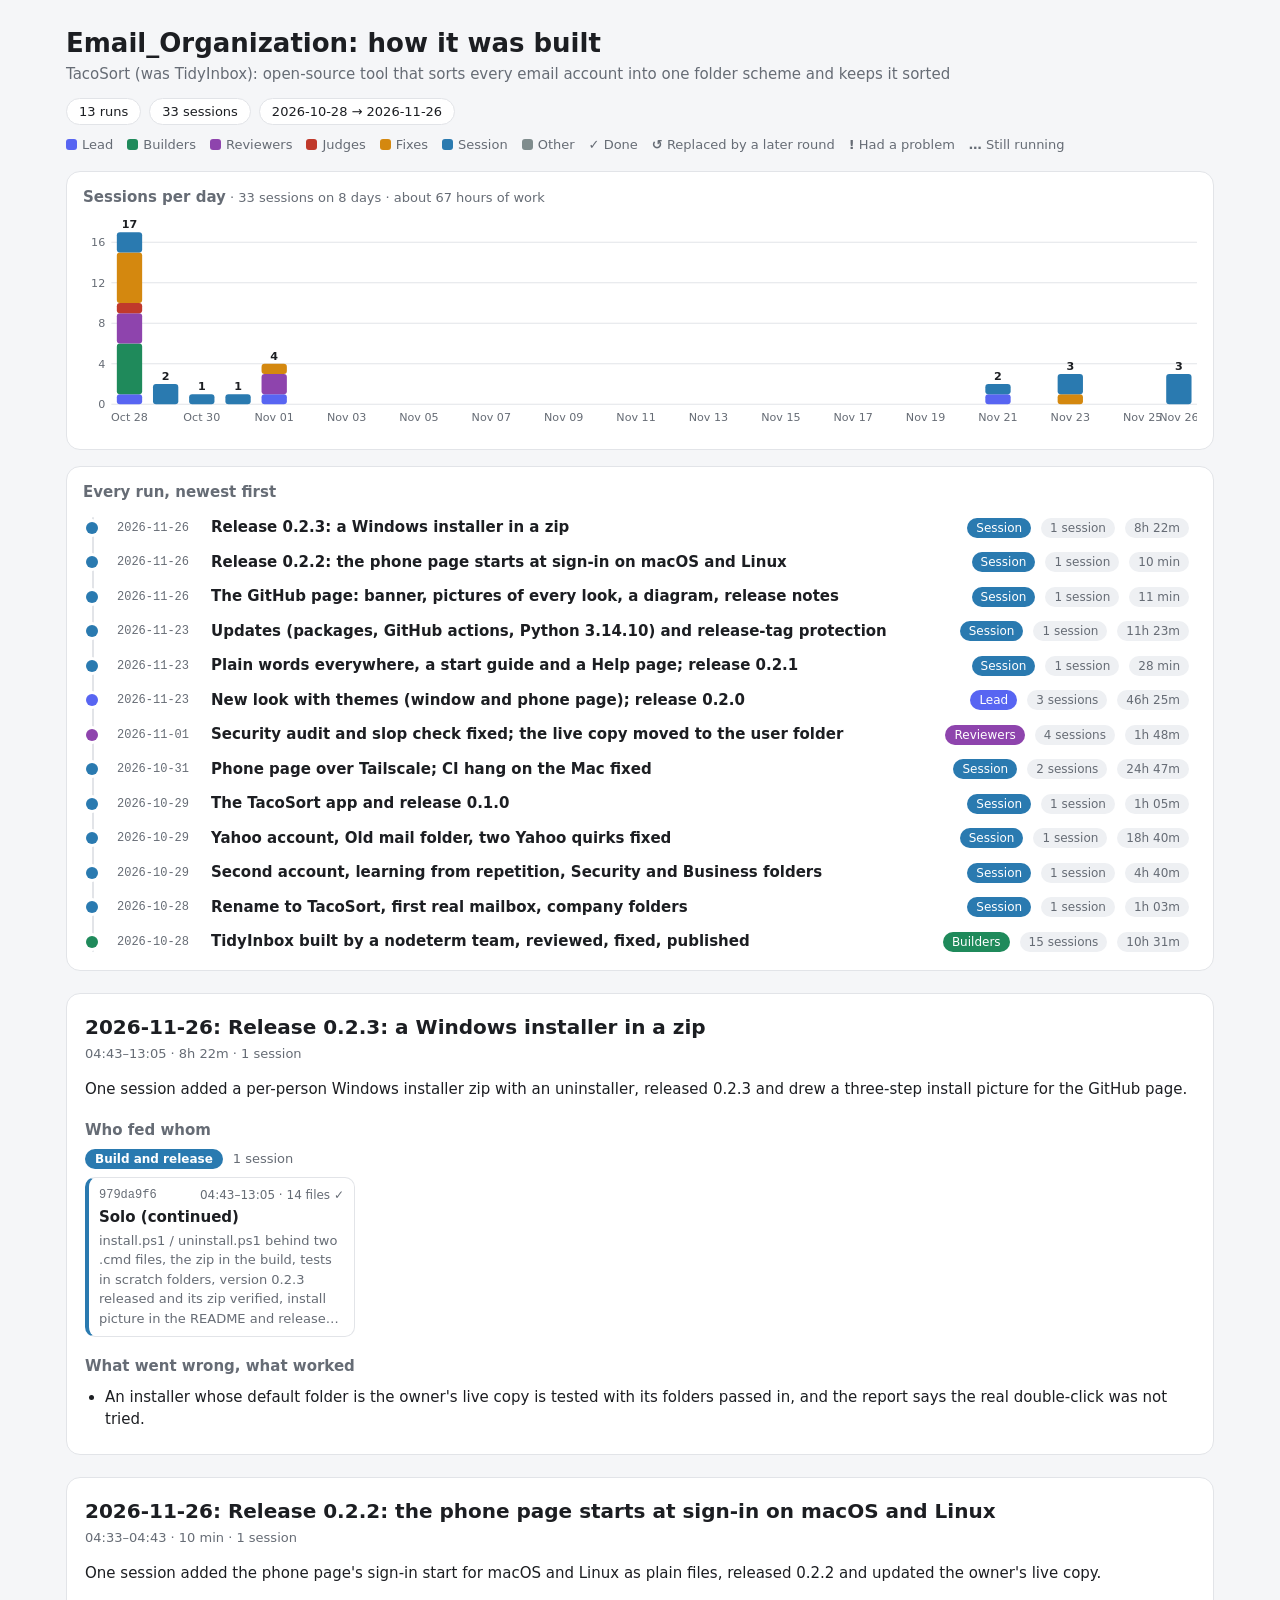
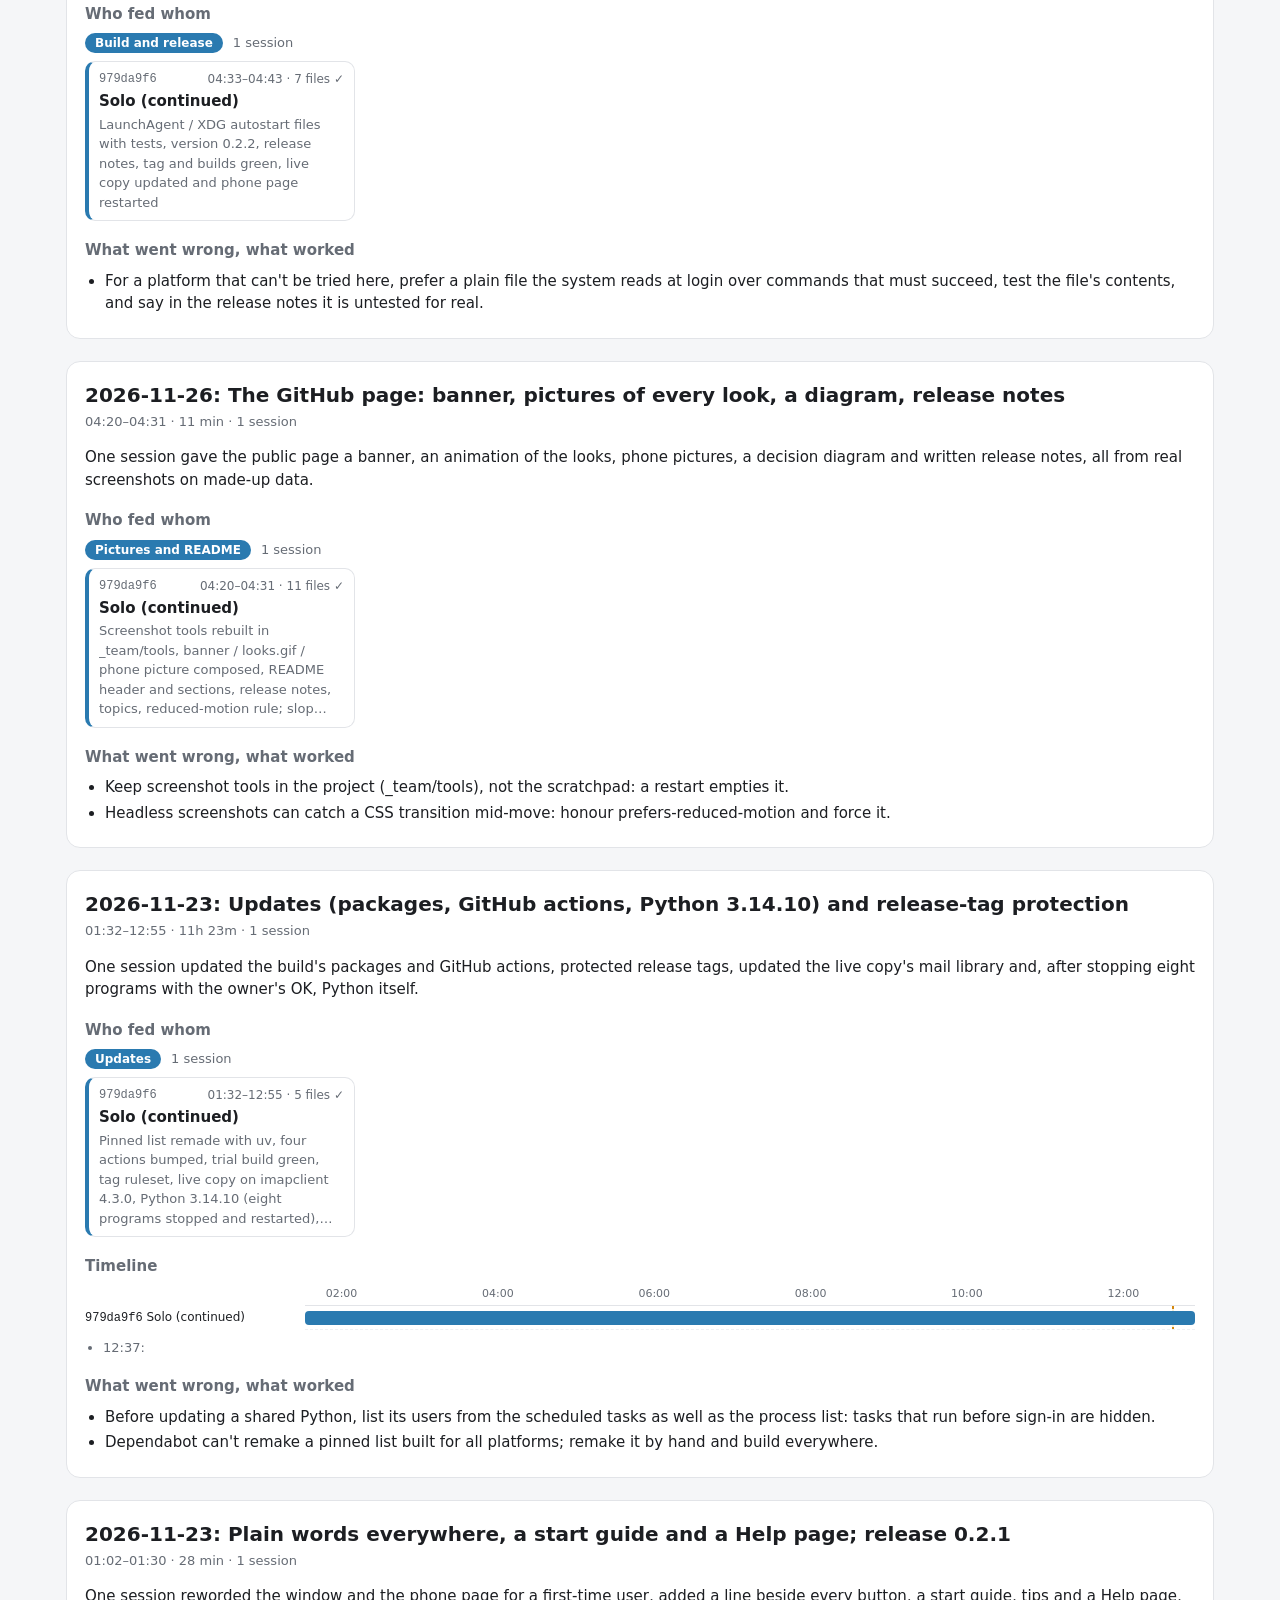
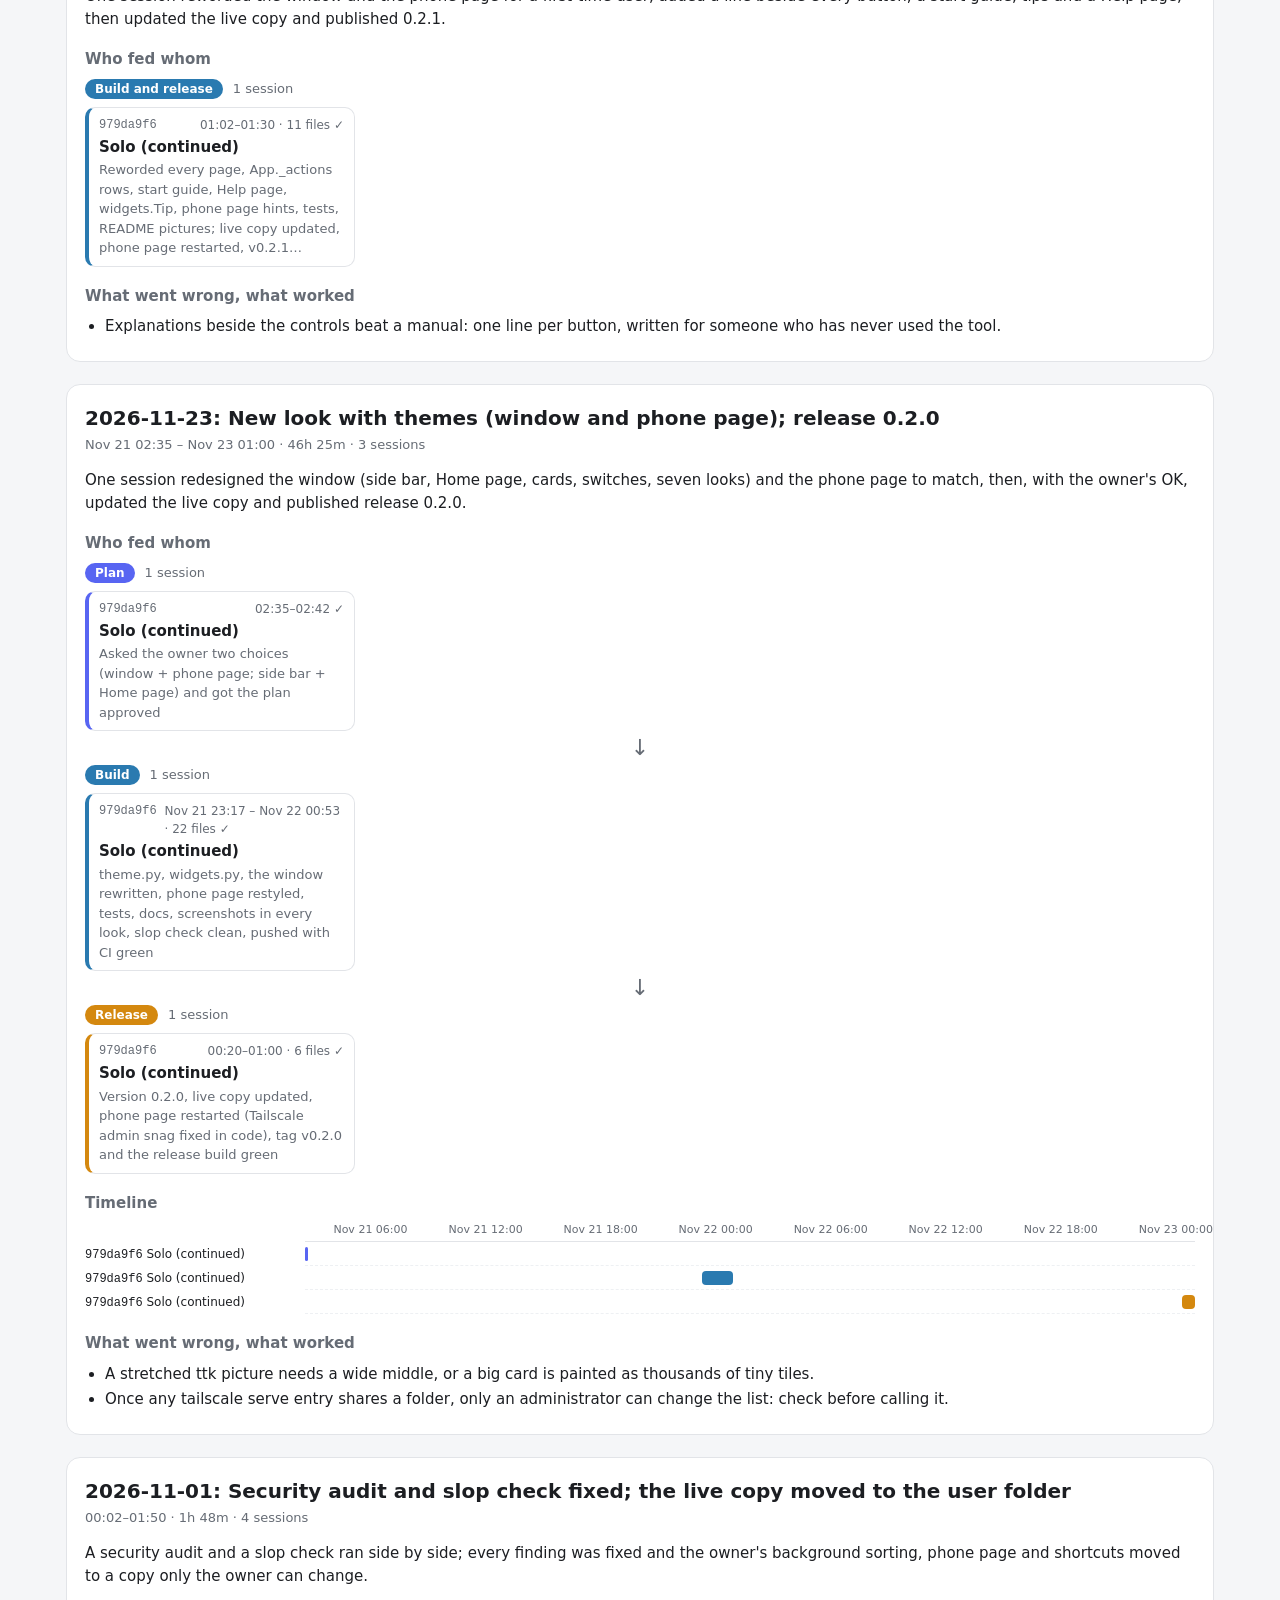
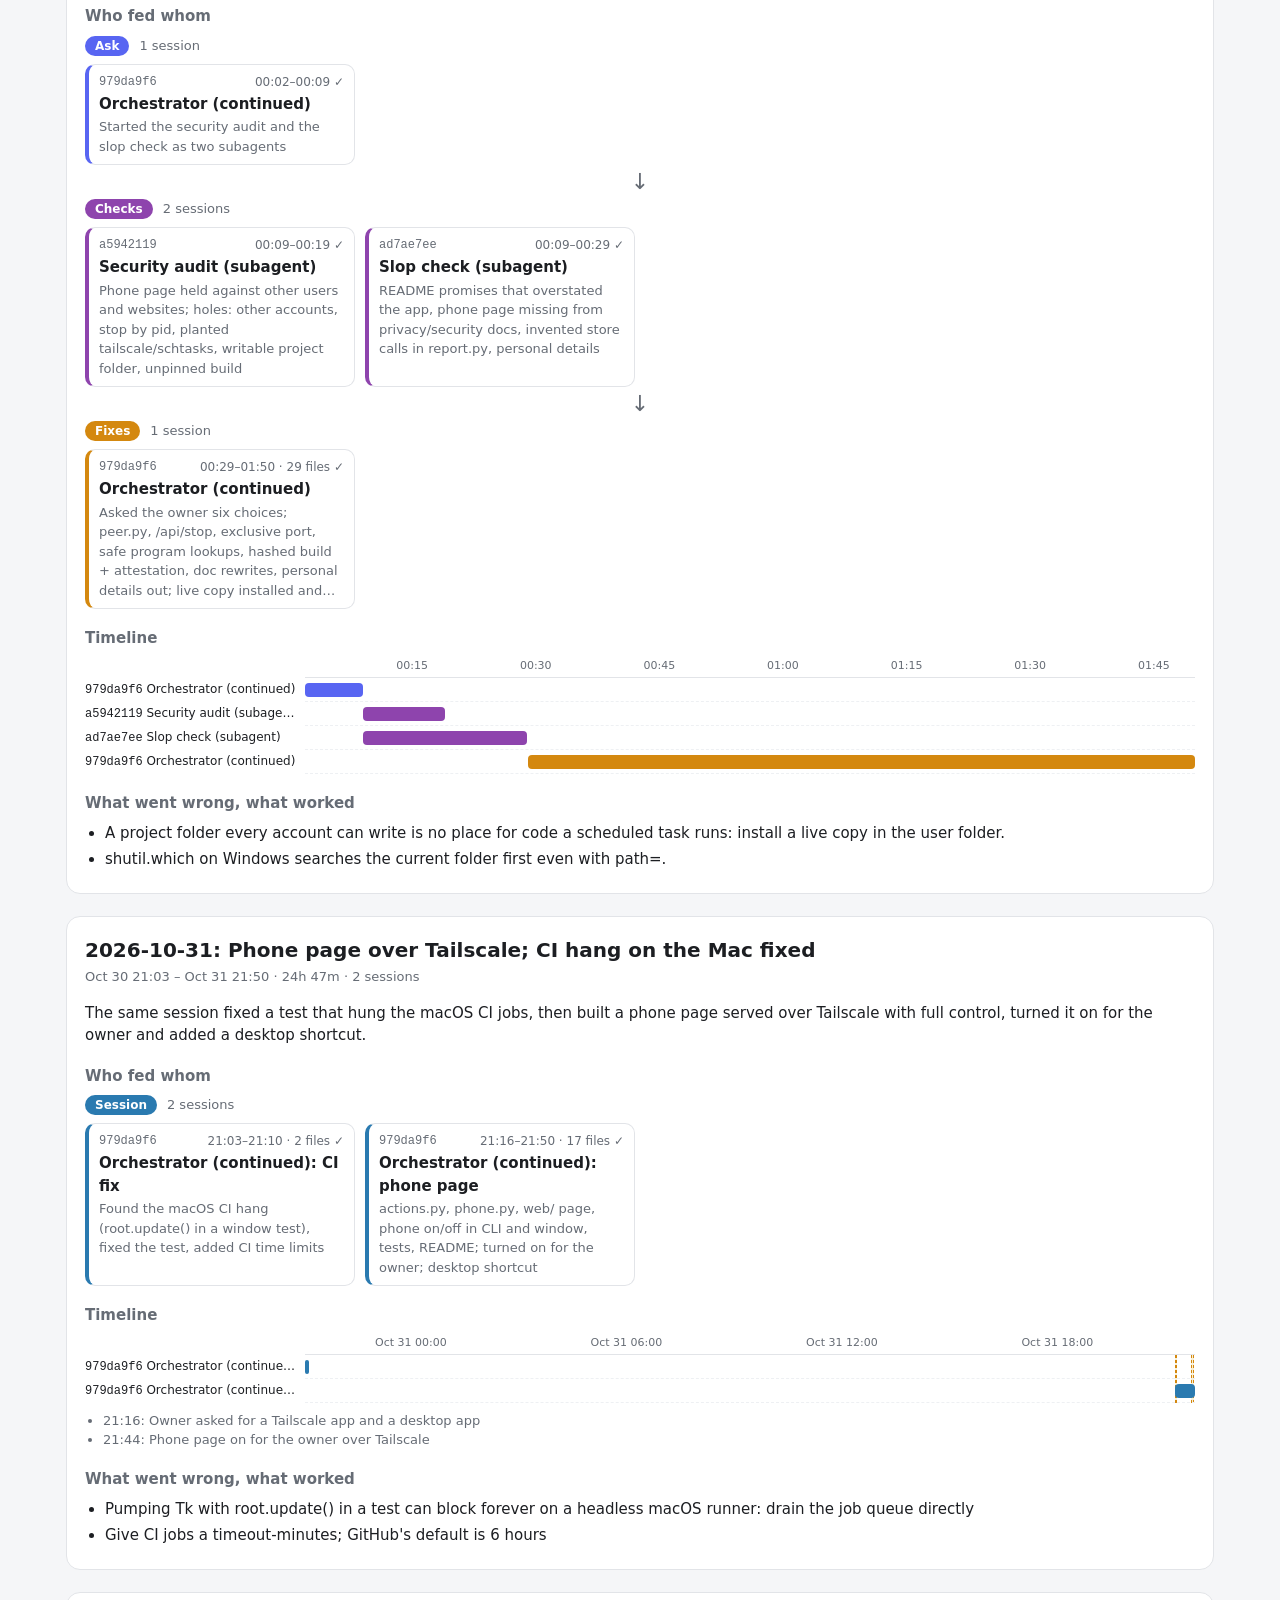
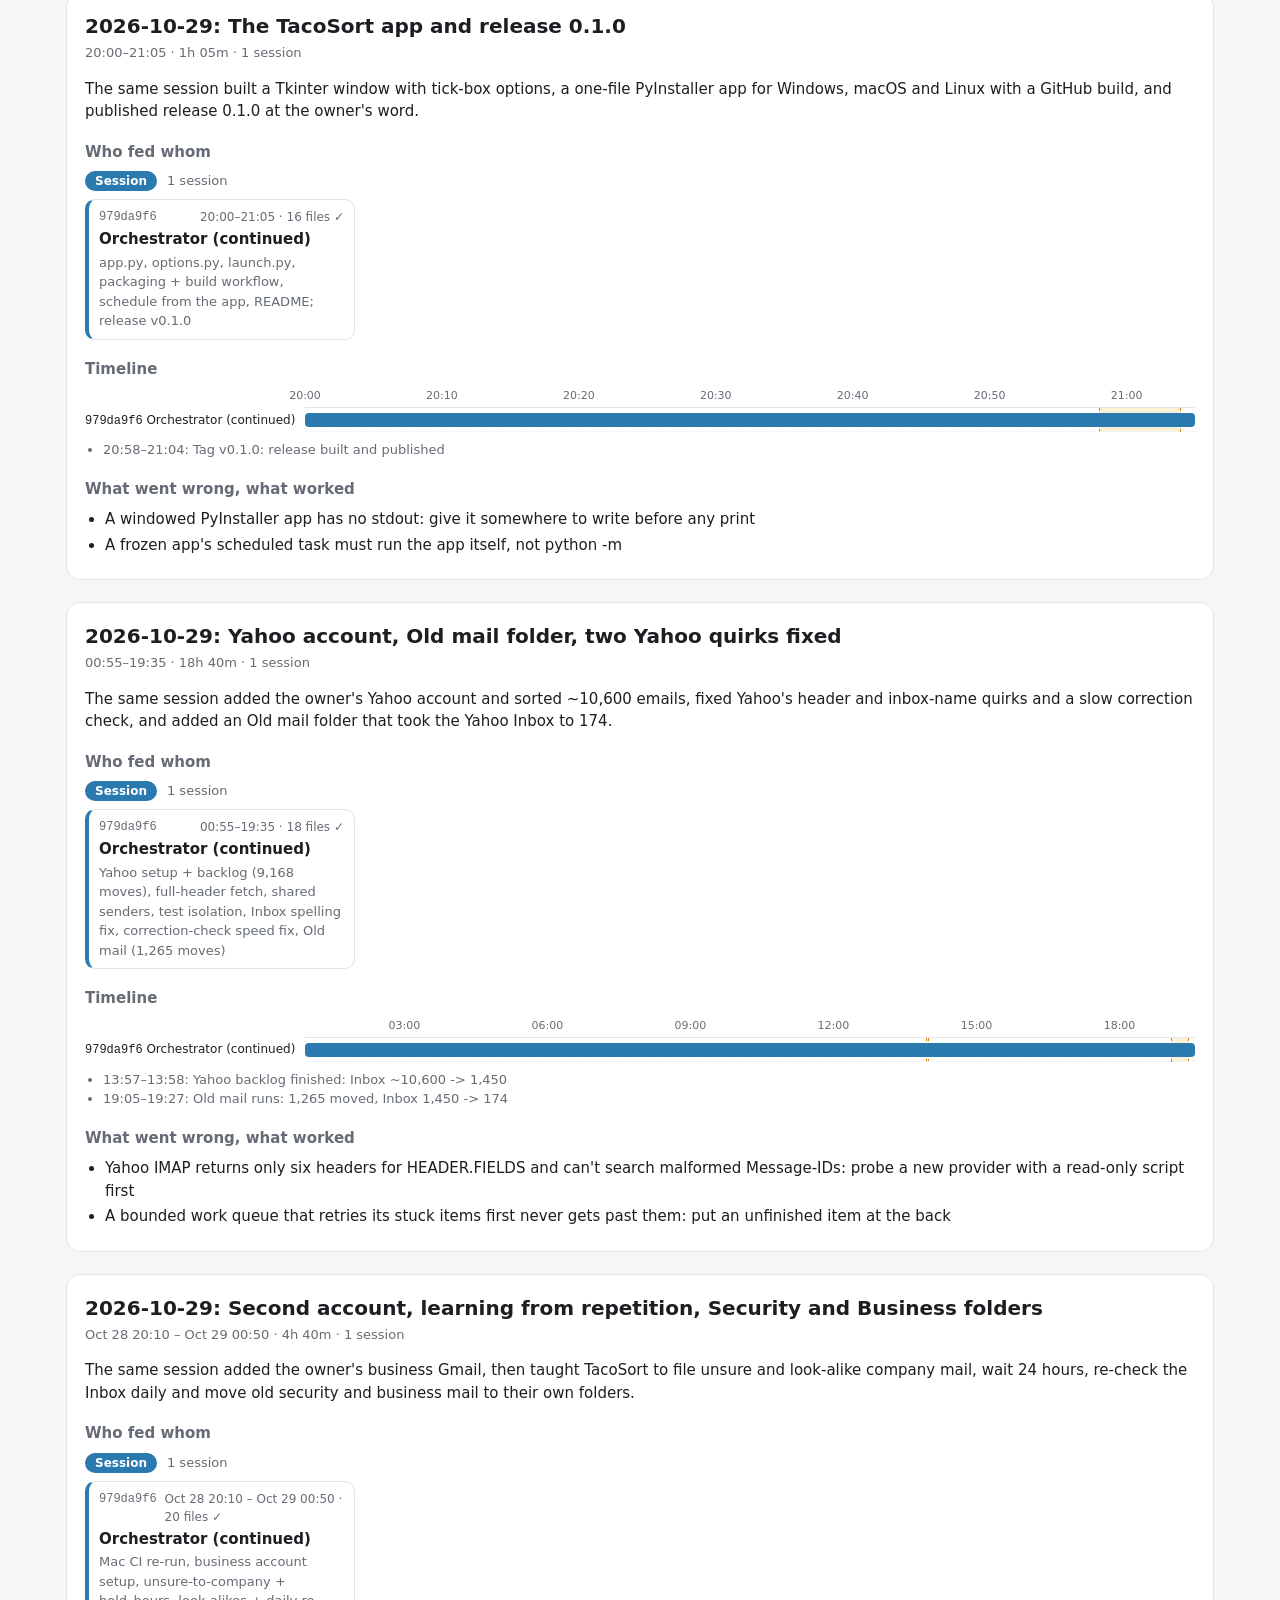
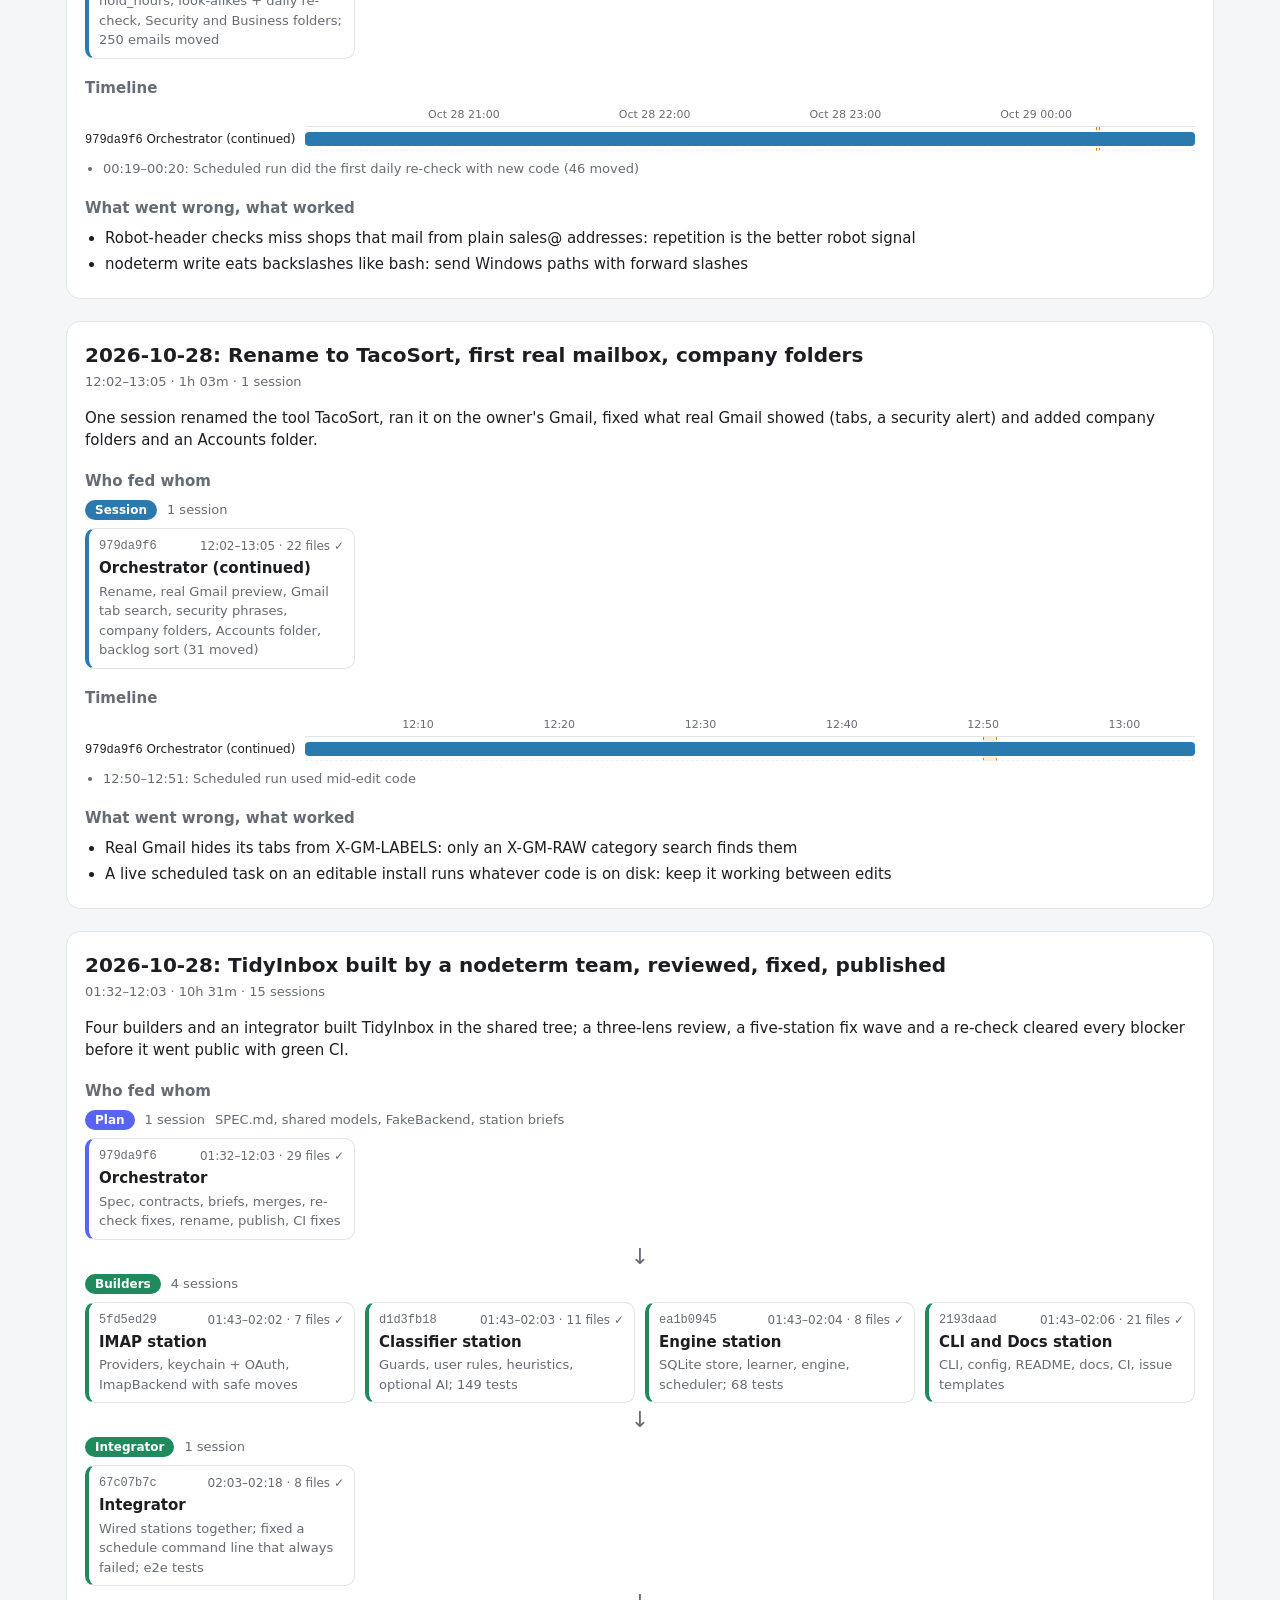
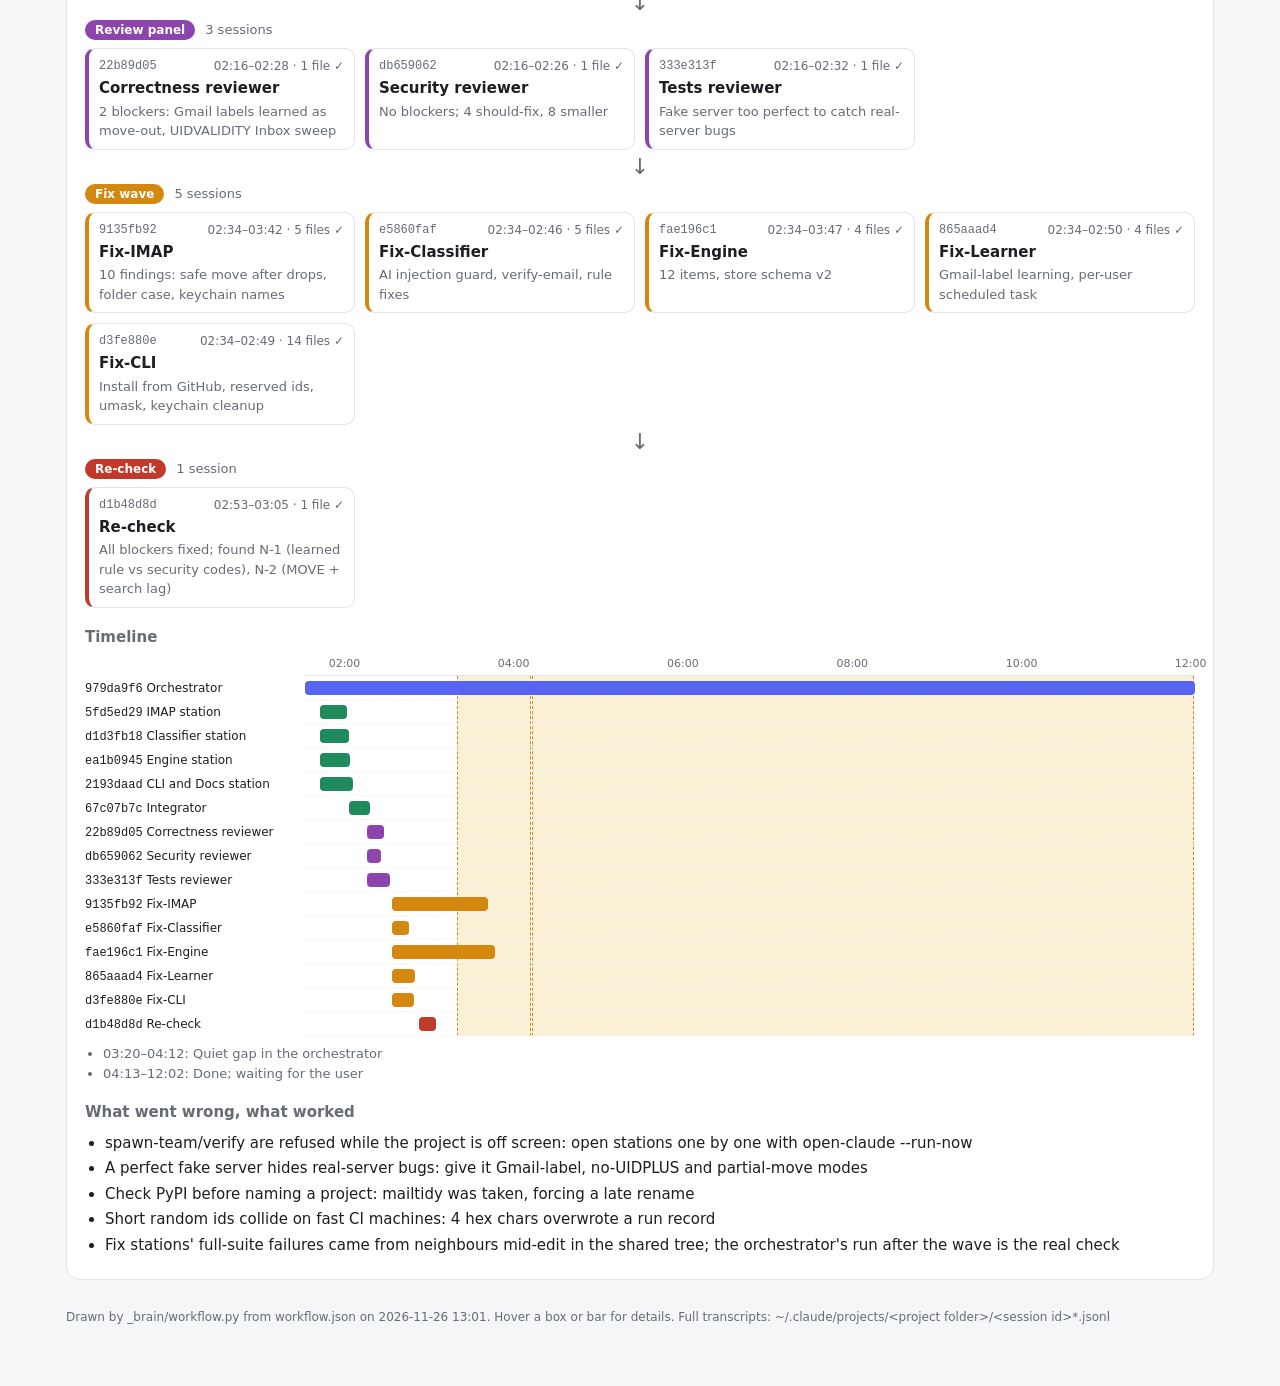
<file: WORKFLOW.html>
<!doctype html>
<html lang="en"><head><meta charset="utf-8"><meta name="viewport" content="width=device-width, initial-scale=1">
<title>Email_Organization workflow</title><style>
:root { --bg:#f5f6f8; --card:#fff; --text:#1c1e22; --muted:#666c75; --line:#e2e4e8; --soft:#eef0f3;
  --lead:#5865f2; --build:#1f8a5b; --review:#8e44ad; --judge:#c0392b; --fix:#d4880f; --solo:#2a7ab0;
  --other:#7f8c8d; --event:rgba(217,164,0,.16); }
@media (prefers-color-scheme: dark) { :root { --bg:#141518; --card:#1e2024; --text:#e7e8eb; --muted:#9aa0a8;
  --line:#30333a; --soft:#26282d; --lead:#7b86ff; --build:#3cbf86; --review:#b57ad0; --judge:#e5675a;
  --fix:#f0a53a; --solo:#55a7dd; --event:rgba(240,180,40,.14); } }
* { box-sizing:border-box; }
body { margin:0; background:var(--bg); color:var(--text); font:15px/1.5 "Segoe UI", system-ui, sans-serif; }
.wrap { max-width:1180px; margin:0 auto; padding:24px 16px 60px; }
h1 { margin:0; font-size:26px; } h2 { margin:0 0 2px; font-size:20px; } h3 { margin:18px 0 8px; font-size:15px; color:var(--muted); font-weight:600; }
.muted { color:var(--muted); } .small { font-size:13px; }
.chips { display:flex; flex-wrap:wrap; gap:8px; margin:12px 0 4px; }
.chip { background:var(--card); border:1px solid var(--line); border-radius:999px; padding:3px 12px; font-size:13px; }
.legend { display:flex; flex-wrap:wrap; gap:14px; margin:10px 0 0; font-size:13px; color:var(--muted); }
.sw { display:inline-block; width:11px; height:11px; border-radius:3px; margin-right:5px; vertical-align:-1px; }
.toc { margin:18px 0 6px; display:flex; flex-direction:column; gap:4px; }
.toc a { color:var(--text); text-decoration:none; } .toc a:hover { text-decoration:underline; }
.run { background:var(--card); border:1px solid var(--line); border-radius:14px; padding:18px 18px 20px; margin-top:22px; overflow:hidden; }
h1, h2 { overflow-wrap:anywhere; }
.stage { position:relative; }
.stage-head { display:flex; align-items:baseline; gap:10px; flex-wrap:wrap; margin-bottom:8px; }
.pill { color:#fff; border-radius:999px; padding:1px 10px; font-size:12px; font-weight:600; }
.boxes { display:grid; grid-template-columns:repeat(auto-fill, minmax(220px, 1fr)); gap:10px; }
.box { border:1px solid var(--line); border-left:4px solid var(--k); border-radius:10px; padding:8px 10px;
  background:var(--card); min-width:0; }
.box.superseded { opacity:.6; } .box.problem { border-color:var(--judge); border-left-color:var(--judge); }
.box .top { display:flex; justify-content:space-between; gap:8px; font-size:12px; color:var(--muted); }
.box .role { font-weight:600; margin:2px 0; }
.box .did { font-size:13px; color:var(--muted); display:-webkit-box; -webkit-line-clamp:5; -webkit-box-orient:vertical; overflow:hidden; }
.id { font-family:Consolas, monospace; }
.badge { font-weight:700; }
.arrow { text-align:center; color:var(--muted); font-size:22px; line-height:1; margin:6px 0; }
.gantt { position:relative; margin-top:6px; }
.axis { position:relative; height:20px; margin-left:var(--lbl); font-size:11px; color:var(--muted); border-bottom:1px solid var(--line); }
.tick { position:absolute; transform:translateX(-50%); white-space:nowrap; }
.row { display:flex; align-items:center; height:24px; }
.row .lbl { width:var(--lbl); flex:none; font-size:12px; white-space:nowrap; overflow:hidden; text-overflow:ellipsis; padding-right:8px; }
.track { position:relative; flex:1; height:100%; border-bottom:1px dashed var(--soft); }
.bar { position:absolute; top:5px; height:14px; border-radius:4px; background:var(--k); min-width:3px; }
.bar.superseded { opacity:.45; }
.band { position:absolute; top:0; bottom:0; background:var(--event); border-left:1px dashed var(--fix); border-right:1px dashed var(--fix); }
.band-wrap { position:absolute; top:20px; bottom:0; left:var(--lbl); right:0; pointer-events:none; }
.events { margin:8px 0 0; padding-left:18px; font-size:13px; color:var(--muted); }
ul.lessons { margin:4px 0 0; padding-left:20px; } ul.lessons li { margin:3px 0; }
footer { margin-top:28px; font-size:12px; color:var(--muted); }
.panel { background:var(--card); border:1px solid var(--line); border-radius:14px; padding:14px 16px 10px; margin-top:16px; }
.chart svg { width:100%; height:auto; display:block; }
.chart .lbl { font-size:11px; fill:var(--muted); } .chart .num { font-size:11px; fill:var(--text); font-weight:600; }
.chart .grid { stroke:var(--line); stroke-width:1; }
.tl { position:relative; margin:4px 0 0; padding-left:26px; }
.tl::before { content:""; position:absolute; left:9px; top:6px; bottom:6px; width:2px; background:var(--line); border-radius:2px; }
.tl a { position:relative; display:flex; align-items:center; gap:10px; flex-wrap:wrap; padding:5px 8px; margin:2px 0;
  color:var(--text); text-decoration:none; border-radius:10px; }
.tl a:hover { background:var(--soft); }
.tl .dot { position:absolute; left:-23px; top:50%; width:12px; height:12px; margin-top:-6px; border-radius:50%;
  background:var(--k); box-shadow:0 0 0 3px var(--card); }
.tl .date { font-size:12px; color:var(--muted); font-family:Consolas, monospace; min-width:84px; }
.tl .t { font-weight:600; flex:1 1 280px; min-width:0; }
.tl .tag { font-size:12px; border-radius:999px; padding:1px 9px; background:var(--soft); color:var(--muted); white-space:nowrap; }
.tl .tag.k { background:var(--k); color:#fff; }
@media (max-width:600px) { .wrap { padding:16px 12px 40px; } .run { padding:14px 12px; } :root { --lbl:110px !important; } }
</style></head>
<body><div class="wrap">
<h1>Email_Organization: how it was built</h1>
<div class="muted">TacoSort (was TidyInbox): open-source tool that sorts every email account into one folder scheme and keeps it sorted</div>
<div class="chips"><span class="chip">13 runs</span><span class="chip">33 sessions</span><span class="chip">2026-10-28 → 2026-11-26</span></div>
<div class="legend"><span><span class="sw" style="background:var(--lead)"></span>Lead</span><span><span class="sw" style="background:var(--build)"></span>Builders</span><span><span class="sw" style="background:var(--review)"></span>Reviewers</span><span><span class="sw" style="background:var(--judge)"></span>Judges</span><span><span class="sw" style="background:var(--fix)"></span>Fixes</span><span><span class="sw" style="background:var(--solo)"></span>Session</span><span><span class="sw" style="background:var(--other)"></span>Other</span><span><b>✓</b> Done</span><span><b>↺</b> Replaced by a later round</span><span><b>!</b> Had a problem</span><span><b>…</b> Still running</span></div>
<div class="panel chart"><h3 style="margin-top:0">Sessions per day<span class="muted small" style="font-weight:400"> · 33 sessions on 8 days · about 67 hours of work</span></h3><svg viewBox="0 0 1100 220" role="img" aria-label="Sessions per day"><line class="grid" x1="28" x2="1100" y1="186.0" y2="186.0"/><text class="lbl" x="22" y="190.0" text-anchor="end">0</text><line class="grid" x1="28" x2="1100" y1="146.0" y2="146.0"/><text class="lbl" x="22" y="150.0" text-anchor="end">4</text><line class="grid" x1="28" x2="1100" y1="106.0" y2="106.0"/><text class="lbl" x="22" y="110.0" text-anchor="end">8</text><line class="grid" x1="28" x2="1100" y1="66.0" y2="66.0"/><text class="lbl" x="22" y="70.0" text-anchor="end">12</text><line class="grid" x1="28" x2="1100" y1="26.0" y2="26.0"/><text class="lbl" x="22" y="30.0" text-anchor="end">16</text><rect x="33.4" y="176.0" width="25.0" height="10.0" rx="3" fill="var(--lead)"><title>2026-10-28: 1 lead</title></rect><rect x="33.4" y="126.0" width="25.0" height="50.0" rx="3" fill="var(--build)"><title>2026-10-28: 5 builders</title></rect><rect x="33.4" y="96.0" width="25.0" height="30.0" rx="3" fill="var(--review)"><title>2026-10-28: 3 reviewers</title></rect><rect x="33.4" y="86.0" width="25.0" height="10.0" rx="3" fill="var(--judge)"><title>2026-10-28: 1 judges</title></rect><rect x="33.4" y="36.0" width="25.0" height="50.0" rx="3" fill="var(--fix)"><title>2026-10-28: 5 fixes</title></rect><rect x="33.4" y="16.0" width="25.0" height="20.0" rx="3" fill="var(--solo)"><title>2026-10-28: 2 session</title></rect><text class="num" x="45.9" y="12.0" text-anchor="middle">17</text><text class="lbl" x="45.9" y="202" text-anchor="middle">Oct 28</text><rect x="69.1" y="166.0" width="25.0" height="20.0" rx="3" fill="var(--solo)"><title>2026-10-29: 2 session</title></rect><text class="num" x="81.6" y="162.0" text-anchor="middle">2</text><rect x="104.8" y="176.0" width="25.0" height="10.0" rx="3" fill="var(--solo)"><title>2026-10-30: 1 session</title></rect><text class="num" x="117.3" y="172.0" text-anchor="middle">1</text><text class="lbl" x="117.3" y="202" text-anchor="middle">Oct 30</text><rect x="140.6" y="176.0" width="25.0" height="10.0" rx="3" fill="var(--solo)"><title>2026-10-31: 1 session</title></rect><text class="num" x="153.1" y="172.0" text-anchor="middle">1</text><rect x="176.3" y="176.0" width="25.0" height="10.0" rx="3" fill="var(--lead)"><title>2026-11-01: 1 lead</title></rect><rect x="176.3" y="156.0" width="25.0" height="20.0" rx="3" fill="var(--review)"><title>2026-11-01: 2 reviewers</title></rect><rect x="176.3" y="146.0" width="25.0" height="10.0" rx="3" fill="var(--fix)"><title>2026-11-01: 1 fixes</title></rect><text class="num" x="188.8" y="142.0" text-anchor="middle">4</text><text class="lbl" x="188.8" y="202" text-anchor="middle">Nov 01</text><text class="lbl" x="260.3" y="202" text-anchor="middle">Nov 03</text><text class="lbl" x="331.7" y="202" text-anchor="middle">Nov 05</text><text class="lbl" x="403.2" y="202" text-anchor="middle">Nov 07</text><text class="lbl" x="474.7" y="202" text-anchor="middle">Nov 09</text><text class="lbl" x="546.1" y="202" text-anchor="middle">Nov 11</text><text class="lbl" x="617.6" y="202" text-anchor="middle">Nov 13</text><text class="lbl" x="689.1" y="202" text-anchor="middle">Nov 15</text><text class="lbl" x="760.5" y="202" text-anchor="middle">Nov 17</text><text class="lbl" x="832.0" y="202" text-anchor="middle">Nov 19</text><rect x="891.0" y="176.0" width="25.0" height="10.0" rx="3" fill="var(--lead)"><title>2026-11-21: 1 lead</title></rect><rect x="891.0" y="166.0" width="25.0" height="10.0" rx="3" fill="var(--solo)"><title>2026-11-21: 1 session</title></rect><text class="num" x="903.5" y="162.0" text-anchor="middle">2</text><text class="lbl" x="903.5" y="202" text-anchor="middle">Nov 21</text><rect x="962.4" y="176.0" width="25.0" height="10.0" rx="3" fill="var(--fix)"><title>2026-11-23: 1 fixes</title></rect><rect x="962.4" y="156.0" width="25.0" height="20.0" rx="3" fill="var(--solo)"><title>2026-11-23: 2 session</title></rect><text class="num" x="974.9" y="152.0" text-anchor="middle">3</text><text class="lbl" x="974.9" y="202" text-anchor="middle">Nov 23</text><text class="lbl" x="1046.4" y="202" text-anchor="middle">Nov 25</text><rect x="1069.6" y="156.0" width="25.0" height="30.0" rx="3" fill="var(--solo)"><title>2026-11-26: 3 session</title></rect><text class="num" x="1082.1" y="152.0" text-anchor="middle">3</text><text class="lbl" x="1082.1" y="202" text-anchor="middle">Nov 26</text></svg></div>
<div class="panel"><h3 style="margin-top:0">Every run, newest first</h3><nav class="tl"><a href="#run0" style="--k:var(--solo)"><span class="dot"></span><span class="date">2026-11-26</span><span class="t">Release 0.2.3: a Windows installer in a zip</span><span class="tag k">Session</span><span class="tag">1 session</span><span class="tag">8h 22m</span></a><a href="#run1" style="--k:var(--solo)"><span class="dot"></span><span class="date">2026-11-26</span><span class="t">Release 0.2.2: the phone page starts at sign-in on macOS and Linux</span><span class="tag k">Session</span><span class="tag">1 session</span><span class="tag">10 min</span></a><a href="#run2" style="--k:var(--solo)"><span class="dot"></span><span class="date">2026-11-26</span><span class="t">The GitHub page: banner, pictures of every look, a diagram, release notes</span><span class="tag k">Session</span><span class="tag">1 session</span><span class="tag">11 min</span></a><a href="#run3" style="--k:var(--solo)"><span class="dot"></span><span class="date">2026-11-23</span><span class="t">Updates (packages, GitHub actions, Python 3.14.10) and release-tag protection</span><span class="tag k">Session</span><span class="tag">1 session</span><span class="tag">11h 23m</span></a><a href="#run4" style="--k:var(--solo)"><span class="dot"></span><span class="date">2026-11-23</span><span class="t">Plain words everywhere, a start guide and a Help page; release 0.2.1</span><span class="tag k">Session</span><span class="tag">1 session</span><span class="tag">28 min</span></a><a href="#run5" style="--k:var(--lead)"><span class="dot"></span><span class="date">2026-11-23</span><span class="t">New look with themes (window and phone page); release 0.2.0</span><span class="tag k">Lead</span><span class="tag">3 sessions</span><span class="tag">46h 25m</span></a><a href="#run6" style="--k:var(--review)"><span class="dot"></span><span class="date">2026-11-01</span><span class="t">Security audit and slop check fixed; the live copy moved to the user folder</span><span class="tag k">Reviewers</span><span class="tag">4 sessions</span><span class="tag">1h 48m</span></a><a href="#run7" style="--k:var(--solo)"><span class="dot"></span><span class="date">2026-10-31</span><span class="t">Phone page over Tailscale; CI hang on the Mac fixed</span><span class="tag k">Session</span><span class="tag">2 sessions</span><span class="tag">24h 47m</span></a><a href="#run8" style="--k:var(--solo)"><span class="dot"></span><span class="date">2026-10-29</span><span class="t">The TacoSort app and release 0.1.0</span><span class="tag k">Session</span><span class="tag">1 session</span><span class="tag">1h 05m</span></a><a href="#run9" style="--k:var(--solo)"><span class="dot"></span><span class="date">2026-10-29</span><span class="t">Yahoo account, Old mail folder, two Yahoo quirks fixed</span><span class="tag k">Session</span><span class="tag">1 session</span><span class="tag">18h 40m</span></a><a href="#run10" style="--k:var(--solo)"><span class="dot"></span><span class="date">2026-10-29</span><span class="t">Second account, learning from repetition, Security and Business folders</span><span class="tag k">Session</span><span class="tag">1 session</span><span class="tag">4h 40m</span></a><a href="#run11" style="--k:var(--solo)"><span class="dot"></span><span class="date">2026-10-28</span><span class="t">Rename to TacoSort, first real mailbox, company folders</span><span class="tag k">Session</span><span class="tag">1 session</span><span class="tag">1h 03m</span></a><a href="#run12" style="--k:var(--build)"><span class="dot"></span><span class="date">2026-10-28</span><span class="t">TidyInbox built by a nodeterm team, reviewed, fixed, published</span><span class="tag k">Builders</span><span class="tag">15 sessions</span><span class="tag">10h 31m</span></a></nav></div>
<section class="run" id="run0"><h2>2026-11-26: Release 0.2.3: a Windows installer in a zip</h2><div class="muted small">04:43–13:05 · 8h 22m · 1 session</div><p>One session added a per-person Windows installer zip with an uninstaller, released 0.2.3 and drew a three-step install picture for the GitHub page.</p><h3>Who fed whom</h3><div class="stage"><div class="stage-head"><span class="pill" style="background:var(--solo)">Build and release</span><span class="muted small">1 session</span></div><div class="boxes"><div class="box done" style="--k:var(--solo)" title="install.ps1 / uninstall.ps1 behind two .cmd files, the zip in the build, tests in scratch folders, version 0.2.3 released and its zip verified, install picture in the README and release notes"><div class="top"><span class="id">979da9f6</span><span>04:43–13:05 · 14 files <span class="badge" title="Done">✓</span></span></div><div class="role">Solo (continued)</div><div class="did">install.ps1 / uninstall.ps1 behind two .cmd files, the zip in the build, tests in scratch folders, version 0.2.3 released and its zip verified, install picture in the README and release notes</div></div></div></div><h3>What went wrong, what worked</h3><ul class="lessons"><li>An installer whose default folder is the owner&#x27;s live copy is tested with its folders passed in, and the report says the real double-click was not tried.</li></ul></section><section class="run" id="run1"><h2>2026-11-26: Release 0.2.2: the phone page starts at sign-in on macOS and Linux</h2><div class="muted small">04:33–04:43 · 10 min · 1 session</div><p>One session added the phone page&#x27;s sign-in start for macOS and Linux as plain files, released 0.2.2 and updated the owner&#x27;s live copy.</p><h3>Who fed whom</h3><div class="stage"><div class="stage-head"><span class="pill" style="background:var(--solo)">Build and release</span><span class="muted small">1 session</span></div><div class="boxes"><div class="box done" style="--k:var(--solo)" title="LaunchAgent / XDG autostart files with tests, version 0.2.2, release notes, tag and builds green, live copy updated and phone page restarted"><div class="top"><span class="id">979da9f6</span><span>04:33–04:43 · 7 files <span class="badge" title="Done">✓</span></span></div><div class="role">Solo (continued)</div><div class="did">LaunchAgent / XDG autostart files with tests, version 0.2.2, release notes, tag and builds green, live copy updated and phone page restarted</div></div></div></div><h3>What went wrong, what worked</h3><ul class="lessons"><li>For a platform that can&#x27;t be tried here, prefer a plain file the system reads at login over commands that must succeed, test the file&#x27;s contents, and say in the release notes it is untested for real.</li></ul></section><section class="run" id="run2"><h2>2026-11-26: The GitHub page: banner, pictures of every look, a diagram, release notes</h2><div class="muted small">04:20–04:31 · 11 min · 1 session</div><p>One session gave the public page a banner, an animation of the looks, phone pictures, a decision diagram and written release notes, all from real screenshots on made-up data.</p><h3>Who fed whom</h3><div class="stage"><div class="stage-head"><span class="pill" style="background:var(--solo)">Pictures and README</span><span class="muted small">1 session</span></div><div class="boxes"><div class="box done" style="--k:var(--solo)" title="Screenshot tools rebuilt in _team/tools, banner / looks.gif / phone picture composed, README header and sections, release notes, topics, reduced-motion rule; slop check fixed 3 badges"><div class="top"><span class="id">979da9f6</span><span>04:20–04:31 · 11 files <span class="badge" title="Done">✓</span></span></div><div class="role">Solo (continued)</div><div class="did">Screenshot tools rebuilt in _team/tools, banner / looks.gif / phone picture composed, README header and sections, release notes, topics, reduced-motion rule; slop check fixed 3 badges</div></div></div></div><h3>What went wrong, what worked</h3><ul class="lessons"><li>Keep screenshot tools in the project (_team/tools), not the scratchpad: a restart empties it.</li><li>Headless screenshots can catch a CSS transition mid-move: honour prefers-reduced-motion and force it.</li></ul></section><section class="run" id="run3"><h2>2026-11-23: Updates (packages, GitHub actions, Python 3.14.10) and release-tag protection</h2><div class="muted small">01:32–12:55 · 11h 23m · 1 session</div><p>One session updated the build&#x27;s packages and GitHub actions, protected release tags, updated the live copy&#x27;s mail library and, after stopping eight programs with the owner&#x27;s OK, Python itself.</p><h3>Who fed whom</h3><div class="stage"><div class="stage-head"><span class="pill" style="background:var(--solo)">Updates</span><span class="muted small">1 session</span></div><div class="boxes"><div class="box done" style="--k:var(--solo)" title="Pinned list remade with uv, four actions bumped, trial build green, tag ruleset, live copy on imapclient 4.3.0, Python 3.14.10 (eight programs stopped and restarted), server and Tailscale app updates at the owner&#x27;s request"><div class="top"><span class="id">979da9f6</span><span>01:32–12:55 · 5 files <span class="badge" title="Done">✓</span></span></div><div class="role">Solo (continued)</div><div class="did">Pinned list remade with uv, four actions bumped, trial build green, tag ruleset, live copy on imapclient 4.3.0, Python 3.14.10 (eight programs stopped and restarted), server and Tailscale app updates at the owner&#x27;s request</div></div></div></div><h3>Timeline</h3><div class="gantt" style="--lbl:220px"><div class="axis"><span class="tick" style="left:4.10%">02:00</span><span class="tick" style="left:21.67%">04:00</span><span class="tick" style="left:39.24%">06:00</span><span class="tick" style="left:56.81%">08:00</span><span class="tick" style="left:74.38%">10:00</span><span class="tick" style="left:91.95%">12:00</span></div><div class="band-wrap"><div class="band" style="left:97.36%;width:0.30%" title=""></div></div><div class="row"><div class="lbl" title="979da9f6 · Solo (continued) · 01:32–12:55 (11h 23m)"><span class="id">979da9f6</span> Solo (continued)</div><div class="track"><div class="bar done" style="--k:var(--solo);left:0.00%;width:100.00%" title="979da9f6 · Solo (continued) · 01:32–12:55 (11h 23m)"></div></div></div></div><ul class="events"><li>12:37: </li></ul><h3>What went wrong, what worked</h3><ul class="lessons"><li>Before updating a shared Python, list its users from the scheduled tasks as well as the process list: tasks that run before sign-in are hidden.</li><li>Dependabot can&#x27;t remake a pinned list built for all platforms; remake it by hand and build everywhere.</li></ul></section><section class="run" id="run4"><h2>2026-11-23: Plain words everywhere, a start guide and a Help page; release 0.2.1</h2><div class="muted small">01:02–01:30 · 28 min · 1 session</div><p>One session reworded the window and the phone page for a first-time user, added a line beside every button, a start guide, tips and a Help page, then updated the live copy and published 0.2.1.</p><h3>Who fed whom</h3><div class="stage"><div class="stage-head"><span class="pill" style="background:var(--solo)">Build and release</span><span class="muted small">1 session</span></div><div class="boxes"><div class="box done" style="--k:var(--solo)" title="Reworded every page, App._actions rows, start guide, Help page, widgets.Tip, phone page hints, tests, README pictures; live copy updated, phone page restarted, v0.2.1 released"><div class="top"><span class="id">979da9f6</span><span>01:02–01:30 · 11 files <span class="badge" title="Done">✓</span></span></div><div class="role">Solo (continued)</div><div class="did">Reworded every page, App._actions rows, start guide, Help page, widgets.Tip, phone page hints, tests, README pictures; live copy updated, phone page restarted, v0.2.1 released</div></div></div></div><h3>What went wrong, what worked</h3><ul class="lessons"><li>Explanations beside the controls beat a manual: one line per button, written for someone who has never used the tool.</li></ul></section><section class="run" id="run5"><h2>2026-11-23: New look with themes (window and phone page); release 0.2.0</h2><div class="muted small">Nov 21 02:35 – Nov 23 01:00 · 46h 25m · 3 sessions</div><p>One session redesigned the window (side bar, Home page, cards, switches, seven looks) and the phone page to match, then, with the owner&#x27;s OK, updated the live copy and published release 0.2.0.</p><h3>Who fed whom</h3><div class="stage"><div class="stage-head"><span class="pill" style="background:var(--lead)">Plan</span><span class="muted small">1 session</span></div><div class="boxes"><div class="box done" style="--k:var(--lead)" title="Asked the owner two choices (window + phone page; side bar + Home page) and got the plan approved"><div class="top"><span class="id">979da9f6</span><span>02:35–02:42 <span class="badge" title="Done">✓</span></span></div><div class="role">Solo (continued)</div><div class="did">Asked the owner two choices (window + phone page; side bar + Home page) and got the plan approved</div></div></div></div><div class="arrow">↓</div><div class="stage"><div class="stage-head"><span class="pill" style="background:var(--solo)">Build</span><span class="muted small">1 session</span></div><div class="boxes"><div class="box done" style="--k:var(--solo)" title="theme.py, widgets.py, the window rewritten, phone page restyled, tests, docs, screenshots in every look, slop check clean, pushed with CI green"><div class="top"><span class="id">979da9f6</span><span>Nov 21 23:17 – Nov 22 00:53 · 22 files <span class="badge" title="Done">✓</span></span></div><div class="role">Solo (continued)</div><div class="did">theme.py, widgets.py, the window rewritten, phone page restyled, tests, docs, screenshots in every look, slop check clean, pushed with CI green</div></div></div></div><div class="arrow">↓</div><div class="stage"><div class="stage-head"><span class="pill" style="background:var(--fix)">Release</span><span class="muted small">1 session</span></div><div class="boxes"><div class="box done" style="--k:var(--fix)" title="Version 0.2.0, live copy updated, phone page restarted (Tailscale admin snag fixed in code), tag v0.2.0 and the release build green"><div class="top"><span class="id">979da9f6</span><span>00:20–01:00 · 6 files <span class="badge" title="Done">✓</span></span></div><div class="role">Solo (continued)</div><div class="did">Version 0.2.0, live copy updated, phone page restarted (Tailscale admin snag fixed in code), tag v0.2.0 and the release build green</div></div></div></div><h3>Timeline</h3><div class="gantt" style="--lbl:220px"><div class="axis"><span class="tick" style="left:7.36%">Nov 21 06:00</span><span class="tick" style="left:20.29%">Nov 21 12:00</span><span class="tick" style="left:33.21%">Nov 21 18:00</span><span class="tick" style="left:46.14%">Nov 22 00:00</span><span class="tick" style="left:59.07%">Nov 22 06:00</span><span class="tick" style="left:71.99%">Nov 22 12:00</span><span class="tick" style="left:84.92%">Nov 22 18:00</span><span class="tick" style="left:97.85%">Nov 23 00:00</span></div><div class="band-wrap"></div><div class="row"><div class="lbl" title="979da9f6 · Solo (continued) · 02:35–02:42 (7 min)"><span class="id">979da9f6</span> Solo (continued)</div><div class="track"><div class="bar done" style="--k:var(--lead);left:0.00%;width:0.25%" title="979da9f6 · Solo (continued) · 02:35–02:42 (7 min)"></div></div></div><div class="row"><div class="lbl" title="979da9f6 · Solo (continued) · Nov 21 23:17 – Nov 22 00:53 (1h 36m)"><span class="id">979da9f6</span> Solo (continued)</div><div class="track"><div class="bar done" style="--k:var(--solo);left:44.60%;width:3.45%" title="979da9f6 · Solo (continued) · Nov 21 23:17 – Nov 22 00:53 (1h 36m)"></div></div></div><div class="row"><div class="lbl" title="979da9f6 · Solo (continued) · 00:20–01:00 (40 min)"><span class="id">979da9f6</span> Solo (continued)</div><div class="track"><div class="bar done" style="--k:var(--fix);left:98.56%;width:1.44%" title="979da9f6 · Solo (continued) · 00:20–01:00 (40 min)"></div></div></div></div><h3>What went wrong, what worked</h3><ul class="lessons"><li>A stretched ttk picture needs a wide middle, or a big card is painted as thousands of tiny tiles.</li><li>Once any tailscale serve entry shares a folder, only an administrator can change the list: check before calling it.</li></ul></section><section class="run" id="run6"><h2>2026-11-01: Security audit and slop check fixed; the live copy moved to the user folder</h2><div class="muted small">00:02–01:50 · 1h 48m · 4 sessions</div><p>A security audit and a slop check ran side by side; every finding was fixed and the owner&#x27;s background sorting, phone page and shortcuts moved to a copy only the owner can change.</p><h3>Who fed whom</h3><div class="stage"><div class="stage-head"><span class="pill" style="background:var(--lead)">Ask</span><span class="muted small">1 session</span></div><div class="boxes"><div class="box done" style="--k:var(--lead)" title="Started the security audit and the slop check as two subagents"><div class="top"><span class="id">979da9f6</span><span>00:02–00:09 <span class="badge" title="Done">✓</span></span></div><div class="role">Orchestrator (continued)</div><div class="did">Started the security audit and the slop check as two subagents</div></div></div></div><div class="arrow">↓</div><div class="stage"><div class="stage-head"><span class="pill" style="background:var(--review)">Checks</span><span class="muted small">2 sessions</span></div><div class="boxes"><div class="box done" style="--k:var(--review)" title="Phone page held against other users and websites; holes: other accounts, stop by pid, planted tailscale/schtasks, writable project folder, unpinned build"><div class="top"><span class="id">a5942119</span><span>00:09–00:19 <span class="badge" title="Done">✓</span></span></div><div class="role">Security audit (subagent)</div><div class="did">Phone page held against other users and websites; holes: other accounts, stop by pid, planted tailscale/schtasks, writable project folder, unpinned build</div></div><div class="box done" style="--k:var(--review)" title="README promises that overstated the app, phone page missing from privacy/security docs, invented store calls in report.py, personal details"><div class="top"><span class="id">ad7ae7ee</span><span>00:09–00:29 <span class="badge" title="Done">✓</span></span></div><div class="role">Slop check (subagent)</div><div class="did">README promises that overstated the app, phone page missing from privacy/security docs, invented store calls in report.py, personal details</div></div></div></div><div class="arrow">↓</div><div class="stage"><div class="stage-head"><span class="pill" style="background:var(--fix)">Fixes</span><span class="muted small">1 session</span></div><div class="boxes"><div class="box done" style="--k:var(--fix)" title="Asked the owner six choices; peer.py, /api/stop, exclusive port, safe program lookups, hashed build + attestation, doc rewrites, personal details out; live copy installed and switched over, verified through Tailscale"><div class="top"><span class="id">979da9f6</span><span>00:29–01:50 · 29 files <span class="badge" title="Done">✓</span></span></div><div class="role">Orchestrator (continued)</div><div class="did">Asked the owner six choices; peer.py, /api/stop, exclusive port, safe program lookups, hashed build + attestation, doc rewrites, personal details out; live copy installed and switched over, verified through Tailscale</div></div></div></div><h3>Timeline</h3><div class="gantt" style="--lbl:220px"><div class="axis"><span class="tick" style="left:12.04%">00:15</span><span class="tick" style="left:25.93%">00:30</span><span class="tick" style="left:39.81%">00:45</span><span class="tick" style="left:53.70%">01:00</span><span class="tick" style="left:67.59%">01:15</span><span class="tick" style="left:81.48%">01:30</span><span class="tick" style="left:95.37%">01:45</span></div><div class="band-wrap"></div><div class="row"><div class="lbl" title="979da9f6 · Orchestrator (continued) · 00:02–00:09 (7 min)"><span class="id">979da9f6</span> Orchestrator (continued)</div><div class="track"><div class="bar done" style="--k:var(--lead);left:0.00%;width:6.48%" title="979da9f6 · Orchestrator (continued) · 00:02–00:09 (7 min)"></div></div></div><div class="row"><div class="lbl" title="a5942119 · Security audit (subagent) · 00:09–00:19 (10 min)"><span class="id">a5942119</span> Security audit (subagent)</div><div class="track"><div class="bar done" style="--k:var(--review);left:6.48%;width:9.26%" title="a5942119 · Security audit (subagent) · 00:09–00:19 (10 min)"></div></div></div><div class="row"><div class="lbl" title="ad7ae7ee · Slop check (subagent) · 00:09–00:29 (20 min)"><span class="id">ad7ae7ee</span> Slop check (subagent)</div><div class="track"><div class="bar done" style="--k:var(--review);left:6.48%;width:18.52%" title="ad7ae7ee · Slop check (subagent) · 00:09–00:29 (20 min)"></div></div></div><div class="row"><div class="lbl" title="979da9f6 · Orchestrator (continued) · 00:29–01:50 (1h 21m)"><span class="id">979da9f6</span> Orchestrator (continued)</div><div class="track"><div class="bar done" style="--k:var(--fix);left:25.00%;width:75.00%" title="979da9f6 · Orchestrator (continued) · 00:29–01:50 (1h 21m)"></div></div></div></div><h3>What went wrong, what worked</h3><ul class="lessons"><li>A project folder every account can write is no place for code a scheduled task runs: install a live copy in the user folder.</li><li>shutil.which on Windows searches the current folder first even with path=.</li></ul></section><section class="run" id="run7"><h2>2026-10-31: Phone page over Tailscale; CI hang on the Mac fixed</h2><div class="muted small">Oct 30 21:03 – Oct 31 21:50 · 24h 47m · 2 sessions</div><p>The same session fixed a test that hung the macOS CI jobs, then built a phone page served over Tailscale with full control, turned it on for the owner and added a desktop shortcut.</p><h3>Who fed whom</h3><div class="stage"><div class="stage-head"><span class="pill" style="background:var(--solo)">Session</span><span class="muted small">2 sessions</span></div><div class="boxes"><div class="box done" style="--k:var(--solo)" title="Found the macOS CI hang (root.update() in a window test), fixed the test, added CI time limits"><div class="top"><span class="id">979da9f6</span><span>21:03–21:10 · 2 files <span class="badge" title="Done">✓</span></span></div><div class="role">Orchestrator (continued): CI fix</div><div class="did">Found the macOS CI hang (root.update() in a window test), fixed the test, added CI time limits</div></div><div class="box done" style="--k:var(--solo)" title="actions.py, phone.py, web/ page, phone on/off in CLI and window, tests, README; turned on for the owner; desktop shortcut"><div class="top"><span class="id">979da9f6</span><span>21:16–21:50 · 17 files <span class="badge" title="Done">✓</span></span></div><div class="role">Orchestrator (continued): phone page</div><div class="did">actions.py, phone.py, web/ page, phone on/off in CLI and window, tests, README; turned on for the owner; desktop shortcut</div></div></div></div><h3>Timeline</h3><div class="gantt" style="--lbl:220px"><div class="axis"><span class="tick" style="left:11.90%">Oct 31 00:00</span><span class="tick" style="left:36.11%">Oct 31 06:00</span><span class="tick" style="left:60.32%">Oct 31 12:00</span><span class="tick" style="left:84.53%">Oct 31 18:00</span></div><div class="band-wrap"><div class="band" style="left:97.71%;width:0.30%" title="Owner asked for a Tailscale app and a desktop app"></div><div class="band" style="left:99.60%;width:0.30%" title="Phone page on for the owner over Tailscale"></div></div><div class="row"><div class="lbl" title="979da9f6 · Orchestrator (continued): CI fix · 21:03–21:10 (7 min)"><span class="id">979da9f6</span> Orchestrator (continued): CI fix</div><div class="track"><div class="bar done" style="--k:var(--solo);left:0.00%;width:0.47%" title="979da9f6 · Orchestrator (continued): CI fix · 21:03–21:10 (7 min)"></div></div></div><div class="row"><div class="lbl" title="979da9f6 · Orchestrator (continued): phone page · 21:16–21:50 (34 min)"><span class="id">979da9f6</span> Orchestrator (continued): phone page</div><div class="track"><div class="bar done" style="--k:var(--solo);left:97.71%;width:2.29%" title="979da9f6 · Orchestrator (continued): phone page · 21:16–21:50 (34 min)"></div></div></div></div><ul class="events"><li>21:16: Owner asked for a Tailscale app and a desktop app</li><li>21:44: Phone page on for the owner over Tailscale</li></ul><h3>What went wrong, what worked</h3><ul class="lessons"><li>Pumping Tk with root.update() in a test can block forever on a headless macOS runner: drain the job queue directly</li><li>Give CI jobs a timeout-minutes; GitHub&#x27;s default is 6 hours</li></ul></section><section class="run" id="run8"><h2>2026-10-29: The TacoSort app and release 0.1.0</h2><div class="muted small">20:00–21:05 · 1h 05m · 1 session</div><p>The same session built a Tkinter window with tick-box options, a one-file PyInstaller app for Windows, macOS and Linux with a GitHub build, and published release 0.1.0 at the owner&#x27;s word.</p><h3>Who fed whom</h3><div class="stage"><div class="stage-head"><span class="pill" style="background:var(--solo)">Session</span><span class="muted small">1 session</span></div><div class="boxes"><div class="box done" style="--k:var(--solo)" title="app.py, options.py, launch.py, packaging + build workflow, schedule from the app, README; release v0.1.0"><div class="top"><span class="id">979da9f6</span><span>20:00–21:05 · 16 files <span class="badge" title="Done">✓</span></span></div><div class="role">Orchestrator (continued)</div><div class="did">app.py, options.py, launch.py, packaging + build workflow, schedule from the app, README; release v0.1.0</div></div></div></div><h3>Timeline</h3><div class="gantt" style="--lbl:220px"><div class="axis"><span class="tick" style="left:0.00%">20:00</span><span class="tick" style="left:15.38%">20:10</span><span class="tick" style="left:30.77%">20:20</span><span class="tick" style="left:46.15%">20:30</span><span class="tick" style="left:61.54%">20:40</span><span class="tick" style="left:76.92%">20:50</span><span class="tick" style="left:92.31%">21:00</span></div><div class="band-wrap"><div class="band" style="left:89.23%;width:9.23%" title="Tag v0.1.0: release built and published"></div></div><div class="row"><div class="lbl" title="979da9f6 · Orchestrator (continued) · 20:00–21:05 (1h 05m)"><span class="id">979da9f6</span> Orchestrator (continued)</div><div class="track"><div class="bar done" style="--k:var(--solo);left:0.00%;width:100.00%" title="979da9f6 · Orchestrator (continued) · 20:00–21:05 (1h 05m)"></div></div></div></div><ul class="events"><li>20:58–21:04: Tag v0.1.0: release built and published</li></ul><h3>What went wrong, what worked</h3><ul class="lessons"><li>A windowed PyInstaller app has no stdout: give it somewhere to write before any print</li><li>A frozen app&#x27;s scheduled task must run the app itself, not python -m</li></ul></section><section class="run" id="run9"><h2>2026-10-29: Yahoo account, Old mail folder, two Yahoo quirks fixed</h2><div class="muted small">00:55–19:35 · 18h 40m · 1 session</div><p>The same session added the owner&#x27;s Yahoo account and sorted ~10,600 emails, fixed Yahoo&#x27;s header and inbox-name quirks and a slow correction check, and added an Old mail folder that took the Yahoo Inbox to 174.</p><h3>Who fed whom</h3><div class="stage"><div class="stage-head"><span class="pill" style="background:var(--solo)">Session</span><span class="muted small">1 session</span></div><div class="boxes"><div class="box done" style="--k:var(--solo)" title="Yahoo setup + backlog (9,168 moves), full-header fetch, shared senders, test isolation, Inbox spelling fix, correction-check speed fix, Old mail (1,265 moves)"><div class="top"><span class="id">979da9f6</span><span>00:55–19:35 · 18 files <span class="badge" title="Done">✓</span></span></div><div class="role">Orchestrator (continued)</div><div class="did">Yahoo setup + backlog (9,168 moves), full-header fetch, shared senders, test isolation, Inbox spelling fix, correction-check speed fix, Old mail (1,265 moves)</div></div></div></div><h3>Timeline</h3><div class="gantt" style="--lbl:220px"><div class="axis"><span class="tick" style="left:11.16%">03:00</span><span class="tick" style="left:27.23%">06:00</span><span class="tick" style="left:43.30%">09:00</span><span class="tick" style="left:59.38%">12:00</span><span class="tick" style="left:75.45%">15:00</span><span class="tick" style="left:91.52%">18:00</span></div><div class="band-wrap"><div class="band" style="left:69.82%;width:0.30%" title="Yahoo backlog finished: Inbox ~10,600 -&gt; 1,450"></div><div class="band" style="left:97.32%;width:1.96%" title="Old mail runs: 1,265 moved, Inbox 1,450 -&gt; 174"></div></div><div class="row"><div class="lbl" title="979da9f6 · Orchestrator (continued) · 00:55–19:35 (18h 40m)"><span class="id">979da9f6</span> Orchestrator (continued)</div><div class="track"><div class="bar done" style="--k:var(--solo);left:0.00%;width:100.00%" title="979da9f6 · Orchestrator (continued) · 00:55–19:35 (18h 40m)"></div></div></div></div><ul class="events"><li>13:57–13:58: Yahoo backlog finished: Inbox ~10,600 -&gt; 1,450</li><li>19:05–19:27: Old mail runs: 1,265 moved, Inbox 1,450 -&gt; 174</li></ul><h3>What went wrong, what worked</h3><ul class="lessons"><li>Yahoo IMAP returns only six headers for HEADER.FIELDS and can&#x27;t search malformed Message-IDs: probe a new provider with a read-only script first</li><li>A bounded work queue that retries its stuck items first never gets past them: put an unfinished item at the back</li></ul></section><section class="run" id="run10"><h2>2026-10-29: Second account, learning from repetition, Security and Business folders</h2><div class="muted small">Oct 28 20:10 – Oct 29 00:50 · 4h 40m · 1 session</div><p>The same session added the owner&#x27;s business Gmail, then taught TacoSort to file unsure and look-alike company mail, wait 24 hours, re-check the Inbox daily and move old security and business mail to their own folders.</p><h3>Who fed whom</h3><div class="stage"><div class="stage-head"><span class="pill" style="background:var(--solo)">Session</span><span class="muted small">1 session</span></div><div class="boxes"><div class="box done" style="--k:var(--solo)" title="Mac CI re-run, business account setup, unsure-to-company + hold_hours, look-alikes + daily re-check, Security and Business folders; 250 emails moved"><div class="top"><span class="id">979da9f6</span><span>Oct 28 20:10 – Oct 29 00:50 · 20 files <span class="badge" title="Done">✓</span></span></div><div class="role">Orchestrator (continued)</div><div class="did">Mac CI re-run, business account setup, unsure-to-company + hold_hours, look-alikes + daily re-check, Security and Business folders; 250 emails moved</div></div></div></div><h3>Timeline</h3><div class="gantt" style="--lbl:220px"><div class="axis"><span class="tick" style="left:17.86%">Oct 28 21:00</span><span class="tick" style="left:39.29%">Oct 28 22:00</span><span class="tick" style="left:60.71%">Oct 28 23:00</span><span class="tick" style="left:82.14%">Oct 29 00:00</span></div><div class="band-wrap"><div class="band" style="left:88.93%;width:0.36%" title="Scheduled run did the first daily re-check with new code (46 moved)"></div></div><div class="row"><div class="lbl" title="979da9f6 · Orchestrator (continued) · Oct 28 20:10 – Oct 29 00:50 (4h 40m)"><span class="id">979da9f6</span> Orchestrator (continued)</div><div class="track"><div class="bar done" style="--k:var(--solo);left:0.00%;width:100.00%" title="979da9f6 · Orchestrator (continued) · Oct 28 20:10 – Oct 29 00:50 (4h 40m)"></div></div></div></div><ul class="events"><li>00:19–00:20: Scheduled run did the first daily re-check with new code (46 moved)</li></ul><h3>What went wrong, what worked</h3><ul class="lessons"><li>Robot-header checks miss shops that mail from plain sales@ addresses: repetition is the better robot signal</li><li>nodeterm write eats backslashes like bash: send Windows paths with forward slashes</li></ul></section><section class="run" id="run11"><h2>2026-10-28: Rename to TacoSort, first real mailbox, company folders</h2><div class="muted small">12:02–13:05 · 1h 03m · 1 session</div><p>One session renamed the tool TacoSort, ran it on the owner&#x27;s Gmail, fixed what real Gmail showed (tabs, a security alert) and added company folders and an Accounts folder.</p><h3>Who fed whom</h3><div class="stage"><div class="stage-head"><span class="pill" style="background:var(--solo)">Session</span><span class="muted small">1 session</span></div><div class="boxes"><div class="box done" style="--k:var(--solo)" title="Rename, real Gmail preview, Gmail tab search, security phrases, company folders, Accounts folder, backlog sort (31 moved)"><div class="top"><span class="id">979da9f6</span><span>12:02–13:05 · 22 files <span class="badge" title="Done">✓</span></span></div><div class="role">Orchestrator (continued)</div><div class="did">Rename, real Gmail preview, Gmail tab search, security phrases, company folders, Accounts folder, backlog sort (31 moved)</div></div></div></div><h3>Timeline</h3><div class="gantt" style="--lbl:220px"><div class="axis"><span class="tick" style="left:12.70%">12:10</span><span class="tick" style="left:28.57%">12:20</span><span class="tick" style="left:44.44%">12:30</span><span class="tick" style="left:60.32%">12:40</span><span class="tick" style="left:76.19%">12:50</span><span class="tick" style="left:92.06%">13:00</span></div><div class="band-wrap"><div class="band" style="left:76.19%;width:1.59%" title="Scheduled run used mid-edit code"></div></div><div class="row"><div class="lbl" title="979da9f6 · Orchestrator (continued) · 12:02–13:05 (1h 03m)"><span class="id">979da9f6</span> Orchestrator (continued)</div><div class="track"><div class="bar done" style="--k:var(--solo);left:0.00%;width:100.00%" title="979da9f6 · Orchestrator (continued) · 12:02–13:05 (1h 03m)"></div></div></div></div><ul class="events"><li>12:50–12:51: Scheduled run used mid-edit code</li></ul><h3>What went wrong, what worked</h3><ul class="lessons"><li>Real Gmail hides its tabs from X-GM-LABELS: only an X-GM-RAW category search finds them</li><li>A live scheduled task on an editable install runs whatever code is on disk: keep it working between edits</li></ul></section><section class="run" id="run12"><h2>2026-10-28: TidyInbox built by a nodeterm team, reviewed, fixed, published</h2><div class="muted small">01:32–12:03 · 10h 31m · 15 sessions</div><p>Four builders and an integrator built TidyInbox in the shared tree; a three-lens review, a five-station fix wave and a re-check cleared every blocker before it went public with green CI.</p><h3>Who fed whom</h3><div class="stage"><div class="stage-head"><span class="pill" style="background:var(--lead)">Plan</span><span class="muted small">1 session</span><span class="muted small">SPEC.md, shared models, FakeBackend, station briefs</span></div><div class="boxes"><div class="box done" style="--k:var(--lead)" title="Spec, contracts, briefs, merges, re-check fixes, rename, publish, CI fixes"><div class="top"><span class="id">979da9f6</span><span>01:32–12:03 · 29 files <span class="badge" title="Done">✓</span></span></div><div class="role">Orchestrator</div><div class="did">Spec, contracts, briefs, merges, re-check fixes, rename, publish, CI fixes</div></div></div></div><div class="arrow">↓</div><div class="stage"><div class="stage-head"><span class="pill" style="background:var(--build)">Builders</span><span class="muted small">4 sessions</span></div><div class="boxes"><div class="box done" style="--k:var(--build)" title="Providers, keychain + OAuth, ImapBackend with safe moves"><div class="top"><span class="id">5fd5ed29</span><span>01:43–02:02 · 7 files <span class="badge" title="Done">✓</span></span></div><div class="role">IMAP station</div><div class="did">Providers, keychain + OAuth, ImapBackend with safe moves</div></div><div class="box done" style="--k:var(--build)" title="Guards, user rules, heuristics, optional AI; 149 tests"><div class="top"><span class="id">d1d3fb18</span><span>01:43–02:03 · 11 files <span class="badge" title="Done">✓</span></span></div><div class="role">Classifier station</div><div class="did">Guards, user rules, heuristics, optional AI; 149 tests</div></div><div class="box done" style="--k:var(--build)" title="SQLite store, learner, engine, scheduler; 68 tests"><div class="top"><span class="id">ea1b0945</span><span>01:43–02:04 · 8 files <span class="badge" title="Done">✓</span></span></div><div class="role">Engine station</div><div class="did">SQLite store, learner, engine, scheduler; 68 tests</div></div><div class="box done" style="--k:var(--build)" title="CLI, config, README, docs, CI, issue templates"><div class="top"><span class="id">2193daad</span><span>01:43–02:06 · 21 files <span class="badge" title="Done">✓</span></span></div><div class="role">CLI and Docs station</div><div class="did">CLI, config, README, docs, CI, issue templates</div></div></div></div><div class="arrow">↓</div><div class="stage"><div class="stage-head"><span class="pill" style="background:var(--build)">Integrator</span><span class="muted small">1 session</span></div><div class="boxes"><div class="box done" style="--k:var(--build)" title="Wired stations together; fixed a schedule command line that always failed; e2e tests"><div class="top"><span class="id">67c07b7c</span><span>02:03–02:18 · 8 files <span class="badge" title="Done">✓</span></span></div><div class="role">Integrator</div><div class="did">Wired stations together; fixed a schedule command line that always failed; e2e tests</div></div></div></div><div class="arrow">↓</div><div class="stage"><div class="stage-head"><span class="pill" style="background:var(--review)">Review panel</span><span class="muted small">3 sessions</span></div><div class="boxes"><div class="box done" style="--k:var(--review)" title="2 blockers: Gmail labels learned as move-out, UIDVALIDITY Inbox sweep"><div class="top"><span class="id">22b89d05</span><span>02:16–02:28 · 1 file <span class="badge" title="Done">✓</span></span></div><div class="role">Correctness reviewer</div><div class="did">2 blockers: Gmail labels learned as move-out, UIDVALIDITY Inbox sweep</div></div><div class="box done" style="--k:var(--review)" title="No blockers; 4 should-fix, 8 smaller"><div class="top"><span class="id">db659062</span><span>02:16–02:26 · 1 file <span class="badge" title="Done">✓</span></span></div><div class="role">Security reviewer</div><div class="did">No blockers; 4 should-fix, 8 smaller</div></div><div class="box done" style="--k:var(--review)" title="Fake server too perfect to catch real-server bugs"><div class="top"><span class="id">333e313f</span><span>02:16–02:32 · 1 file <span class="badge" title="Done">✓</span></span></div><div class="role">Tests reviewer</div><div class="did">Fake server too perfect to catch real-server bugs</div></div></div></div><div class="arrow">↓</div><div class="stage"><div class="stage-head"><span class="pill" style="background:var(--fix)">Fix wave</span><span class="muted small">5 sessions</span></div><div class="boxes"><div class="box done" style="--k:var(--fix)" title="10 findings: safe move after drops, folder case, keychain names"><div class="top"><span class="id">9135fb92</span><span>02:34–03:42 · 5 files <span class="badge" title="Done">✓</span></span></div><div class="role">Fix-IMAP</div><div class="did">10 findings: safe move after drops, folder case, keychain names</div></div><div class="box done" style="--k:var(--fix)" title="AI injection guard, verify-email, rule fixes"><div class="top"><span class="id">e5860faf</span><span>02:34–02:46 · 5 files <span class="badge" title="Done">✓</span></span></div><div class="role">Fix-Classifier</div><div class="did">AI injection guard, verify-email, rule fixes</div></div><div class="box done" style="--k:var(--fix)" title="12 items, store schema v2"><div class="top"><span class="id">fae196c1</span><span>02:34–03:47 · 4 files <span class="badge" title="Done">✓</span></span></div><div class="role">Fix-Engine</div><div class="did">12 items, store schema v2</div></div><div class="box done" style="--k:var(--fix)" title="Gmail-label learning, per-user scheduled task"><div class="top"><span class="id">865aaad4</span><span>02:34–02:50 · 4 files <span class="badge" title="Done">✓</span></span></div><div class="role">Fix-Learner</div><div class="did">Gmail-label learning, per-user scheduled task</div></div><div class="box done" style="--k:var(--fix)" title="Install from GitHub, reserved ids, umask, keychain cleanup"><div class="top"><span class="id">d3fe880e</span><span>02:34–02:49 · 14 files <span class="badge" title="Done">✓</span></span></div><div class="role">Fix-CLI</div><div class="did">Install from GitHub, reserved ids, umask, keychain cleanup</div></div></div></div><div class="arrow">↓</div><div class="stage"><div class="stage-head"><span class="pill" style="background:var(--judge)">Re-check</span><span class="muted small">1 session</span></div><div class="boxes"><div class="box done" style="--k:var(--judge)" title="All blockers fixed; found N-1 (learned rule vs security codes), N-2 (MOVE + search lag)"><div class="top"><span class="id">d1b48d8d</span><span>02:53–03:05 · 1 file <span class="badge" title="Done">✓</span></span></div><div class="role">Re-check</div><div class="did">All blockers fixed; found N-1 (learned rule vs security codes), N-2 (MOVE + search lag)</div></div></div></div><h3>Timeline</h3><div class="gantt" style="--lbl:220px"><div class="axis"><span class="tick" style="left:4.44%">02:00</span><span class="tick" style="left:23.45%">04:00</span><span class="tick" style="left:42.47%">06:00</span><span class="tick" style="left:61.49%">08:00</span><span class="tick" style="left:80.51%">10:00</span><span class="tick" style="left:99.52%">12:00</span></div><div class="band-wrap"><div class="band" style="left:17.12%;width:8.24%" title="Quiet gap in the orchestrator"></div><div class="band" style="left:25.52%;width:74.33%" title="Done; waiting for the user"></div></div><div class="row"><div class="lbl" title="979da9f6 · Orchestrator · 01:32–12:03 (10h 31m)"><span class="id">979da9f6</span> Orchestrator</div><div class="track"><div class="bar done" style="--k:var(--lead);left:0.00%;width:100.00%" title="979da9f6 · Orchestrator · 01:32–12:03 (10h 31m)"></div></div></div><div class="row"><div class="lbl" title="5fd5ed29 · IMAP station · 01:43–02:02 (19 min)"><span class="id">5fd5ed29</span> IMAP station</div><div class="track"><div class="bar done" style="--k:var(--build);left:1.74%;width:3.01%" title="5fd5ed29 · IMAP station · 01:43–02:02 (19 min)"></div></div></div><div class="row"><div class="lbl" title="d1d3fb18 · Classifier station · 01:43–02:03 (20 min)"><span class="id">d1d3fb18</span> Classifier station</div><div class="track"><div class="bar done" style="--k:var(--build);left:1.74%;width:3.17%" title="d1d3fb18 · Classifier station · 01:43–02:03 (20 min)"></div></div></div><div class="row"><div class="lbl" title="ea1b0945 · Engine station · 01:43–02:04 (21 min)"><span class="id">ea1b0945</span> Engine station</div><div class="track"><div class="bar done" style="--k:var(--build);left:1.74%;width:3.33%" title="ea1b0945 · Engine station · 01:43–02:04 (21 min)"></div></div></div><div class="row"><div class="lbl" title="2193daad · CLI and Docs station · 01:43–02:06 (23 min)"><span class="id">2193daad</span> CLI and Docs station</div><div class="track"><div class="bar done" style="--k:var(--build);left:1.74%;width:3.65%" title="2193daad · CLI and Docs station · 01:43–02:06 (23 min)"></div></div></div><div class="row"><div class="lbl" title="67c07b7c · Integrator · 02:03–02:18 (15 min)"><span class="id">67c07b7c</span> Integrator</div><div class="track"><div class="bar done" style="--k:var(--build);left:4.91%;width:2.38%" title="67c07b7c · Integrator · 02:03–02:18 (15 min)"></div></div></div><div class="row"><div class="lbl" title="22b89d05 · Correctness reviewer · 02:16–02:28 (12 min)"><span class="id">22b89d05</span> Correctness reviewer</div><div class="track"><div class="bar done" style="--k:var(--review);left:6.97%;width:1.90%" title="22b89d05 · Correctness reviewer · 02:16–02:28 (12 min)"></div></div></div><div class="row"><div class="lbl" title="db659062 · Security reviewer · 02:16–02:26 (10 min)"><span class="id">db659062</span> Security reviewer</div><div class="track"><div class="bar done" style="--k:var(--review);left:6.97%;width:1.58%" title="db659062 · Security reviewer · 02:16–02:26 (10 min)"></div></div></div><div class="row"><div class="lbl" title="333e313f · Tests reviewer · 02:16–02:32 (16 min)"><span class="id">333e313f</span> Tests reviewer</div><div class="track"><div class="bar done" style="--k:var(--review);left:6.97%;width:2.54%" title="333e313f · Tests reviewer · 02:16–02:32 (16 min)"></div></div></div><div class="row"><div class="lbl" title="9135fb92 · Fix-IMAP · 02:34–03:42 (1h 08m)"><span class="id">9135fb92</span> Fix-IMAP</div><div class="track"><div class="bar done" style="--k:var(--fix);left:9.83%;width:10.78%" title="9135fb92 · Fix-IMAP · 02:34–03:42 (1h 08m)"></div></div></div><div class="row"><div class="lbl" title="e5860faf · Fix-Classifier · 02:34–02:46 (12 min)"><span class="id">e5860faf</span> Fix-Classifier</div><div class="track"><div class="bar done" style="--k:var(--fix);left:9.83%;width:1.90%" title="e5860faf · Fix-Classifier · 02:34–02:46 (12 min)"></div></div></div><div class="row"><div class="lbl" title="fae196c1 · Fix-Engine · 02:34–03:47 (1h 13m)"><span class="id">fae196c1</span> Fix-Engine</div><div class="track"><div class="bar done" style="--k:var(--fix);left:9.83%;width:11.57%" title="fae196c1 · Fix-Engine · 02:34–03:47 (1h 13m)"></div></div></div><div class="row"><div class="lbl" title="865aaad4 · Fix-Learner · 02:34–02:50 (16 min)"><span class="id">865aaad4</span> Fix-Learner</div><div class="track"><div class="bar done" style="--k:var(--fix);left:9.83%;width:2.54%" title="865aaad4 · Fix-Learner · 02:34–02:50 (16 min)"></div></div></div><div class="row"><div class="lbl" title="d3fe880e · Fix-CLI · 02:34–02:49 (15 min)"><span class="id">d3fe880e</span> Fix-CLI</div><div class="track"><div class="bar done" style="--k:var(--fix);left:9.83%;width:2.38%" title="d3fe880e · Fix-CLI · 02:34–02:49 (15 min)"></div></div></div><div class="row"><div class="lbl" title="d1b48d8d · Re-check · 02:53–03:05 (12 min)"><span class="id">d1b48d8d</span> Re-check</div><div class="track"><div class="bar done" style="--k:var(--judge);left:12.84%;width:1.90%" title="d1b48d8d · Re-check · 02:53–03:05 (12 min)"></div></div></div></div><ul class="events"><li>03:20–04:12: Quiet gap in the orchestrator</li><li>04:13–12:02: Done; waiting for the user</li></ul><h3>What went wrong, what worked</h3><ul class="lessons"><li>spawn-team/verify are refused while the project is off screen: open stations one by one with open-claude --run-now</li><li>A perfect fake server hides real-server bugs: give it Gmail-label, no-UIDPLUS and partial-move modes</li><li>Check PyPI before naming a project: mailtidy was taken, forcing a late rename</li><li>Short random ids collide on fast CI machines: 4 hex chars overwrote a run record</li><li>Fix stations&#x27; full-suite failures came from neighbours mid-edit in the shared tree; the orchestrator&#x27;s run after the wave is the real check</li></ul></section>
<footer>Drawn by _brain/workflow.py from workflow.json on 2026-11-26 13:01. Hover a box or bar for
details. Full transcripts: ~/.claude/projects/&lt;project folder&gt;/&lt;session id&gt;*.jsonl</footer>
</div></body></html>
</file>
